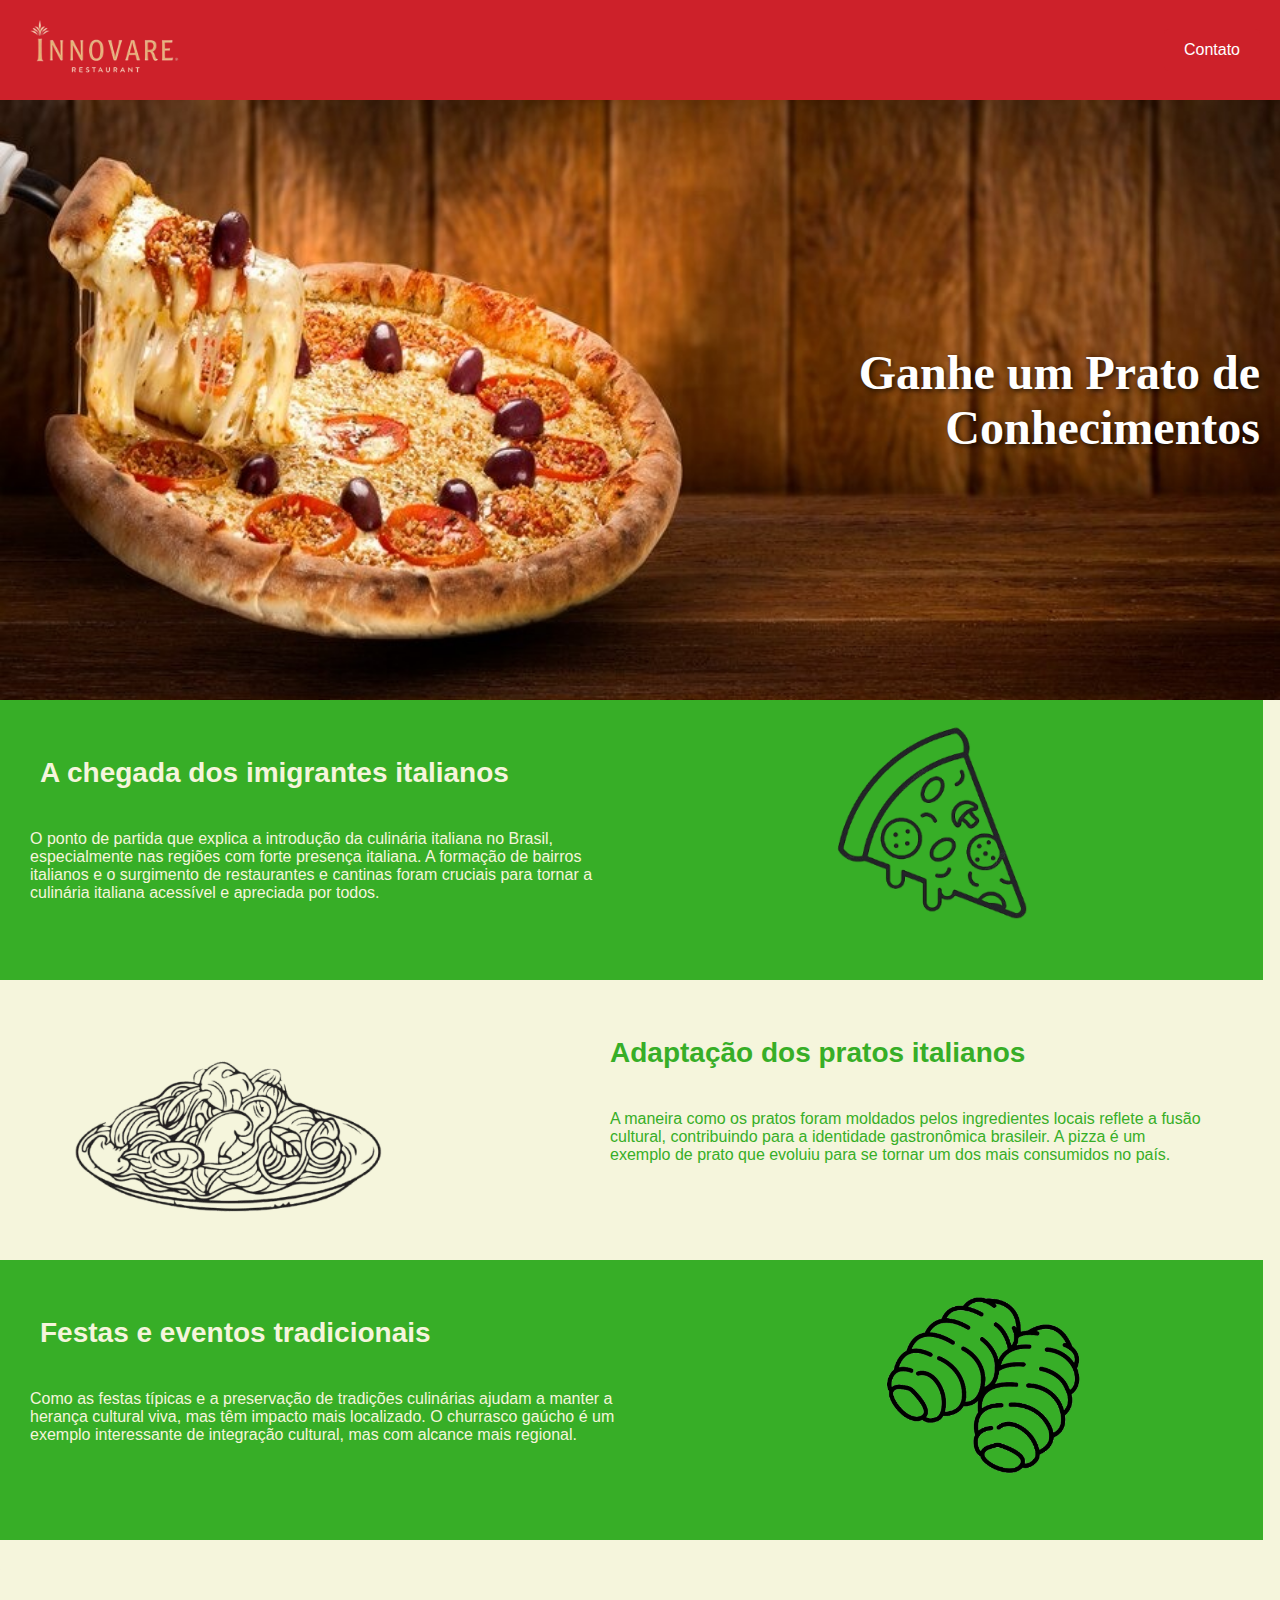
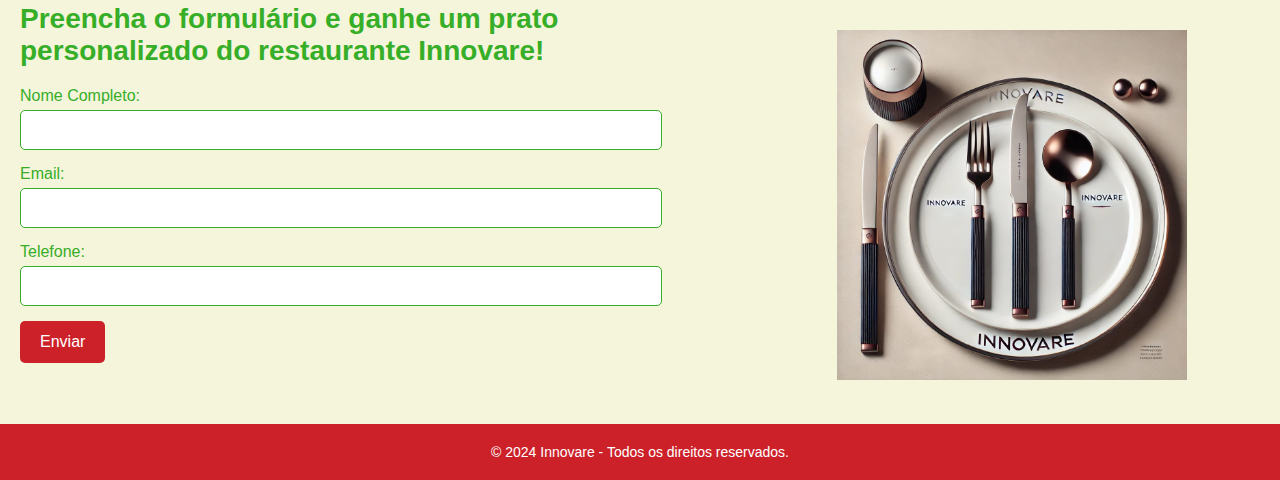
<file: gustavo trabalho/index.html>
<!DOCTYPE html>
<html lang="en">
<head>
    <meta charset="UTF-8">
    <meta name="viewport" content="width=device-width, initial-scale=1.0">
    <title>Innovare</title>
    <link rel="stylesheet" href="style.css">
</head>
<body>

    <nav class="navbar">
        <div class="logo">
            <img src="logo.jpg" alt="Logo" />
        </div>
        <button hrf= class="contact-btn">Contato</button>
    </nav>

    <!-- Caixa com fundo de pizza e título -->
    <div class="caixa" id="home">
        <h1 id="titu1">Ganhe um Prato de <br> Conhecimentos</h1>
    </div>
    
    <div class="caixinha">
        <h2 class="titu2">A chegada dos imigrantes italianos</h2>
        <br>
        <p>O ponto de partida que explica a introdução da culinária italiana no Brasil, especialmente nas regiões com forte presença italiana. A formação de bairros italianos e o surgimento de restaurantes e cantinas foram cruciais para tornar a culinária italiana acessível e apreciada por todos.</p>
    
        <img src="pizza elemento.png" class="foto1">
    </div>

    <div class="caixinha2">
        <h2 class="titu3">Adaptação dos pratos italianos</h2>
        <br>
        <p class="p2">A maneira como os pratos foram moldados pelos ingredientes locais reflete a fusão cultural, contribuindo para a identidade gastronômica brasileir. A pizza é um exemplo de prato que evoluiu para se tornar um dos mais consumidos no país.</p>

        <img src="macarrao.png" class="foto2">
    </div>

    <div class="caixinha3">
        <h2 class="titu4">Festas e eventos tradicionais</h2>
        <br>
        <p>Como as festas típicas e a preservação de tradições culinárias ajudam a manter a herança cultural viva, mas têm impacto mais localizado. O churrasco gaúcho é um exemplo interessante de integração cultural, mas com alcance mais regional.</p>
    
        <img src="nhoque.png" class="foto3">
    </div>

<!-- Formulário de Contato -->
<div class="form-section">
    <div class="form-left">
        <!-- Formulário à esquerda -->
        <h2 class="form-title">Preencha o formulário e ganhe um prato personalizado do restaurante Innovare!</h2>
        <form action="#">
            <div class="form-group">
                <label for="name">Nome Completo:</label>
                <input type="text" id="name" name="name" required>
            </div>
            <div class="form-group">
                <label for="email">Email:</label>
                <input type="email" id="email" name="email" required>
            </div>
            <div class="form-group">
                <label for="phone">Telefone:</label>
                <input type="tel" id="phone" name="phone" required>
            </div>
            <button type="submit">Enviar</button>
        </form>
    </div>

    <div class="form-right">
        <img src="prato.jpg" class="form-photo"> <!-- Foto abaixo do título -->
    </div>
</div>

<!-- Rodapé -->
<footer class="footer">
    <div class="footer-content">
        <center><p>&copy; 2024 Innovare - Todos os direitos reservados.</p></center>
    </div>
</footer>

<script src="java.js"></script>


    
</body>
</html>
</file>
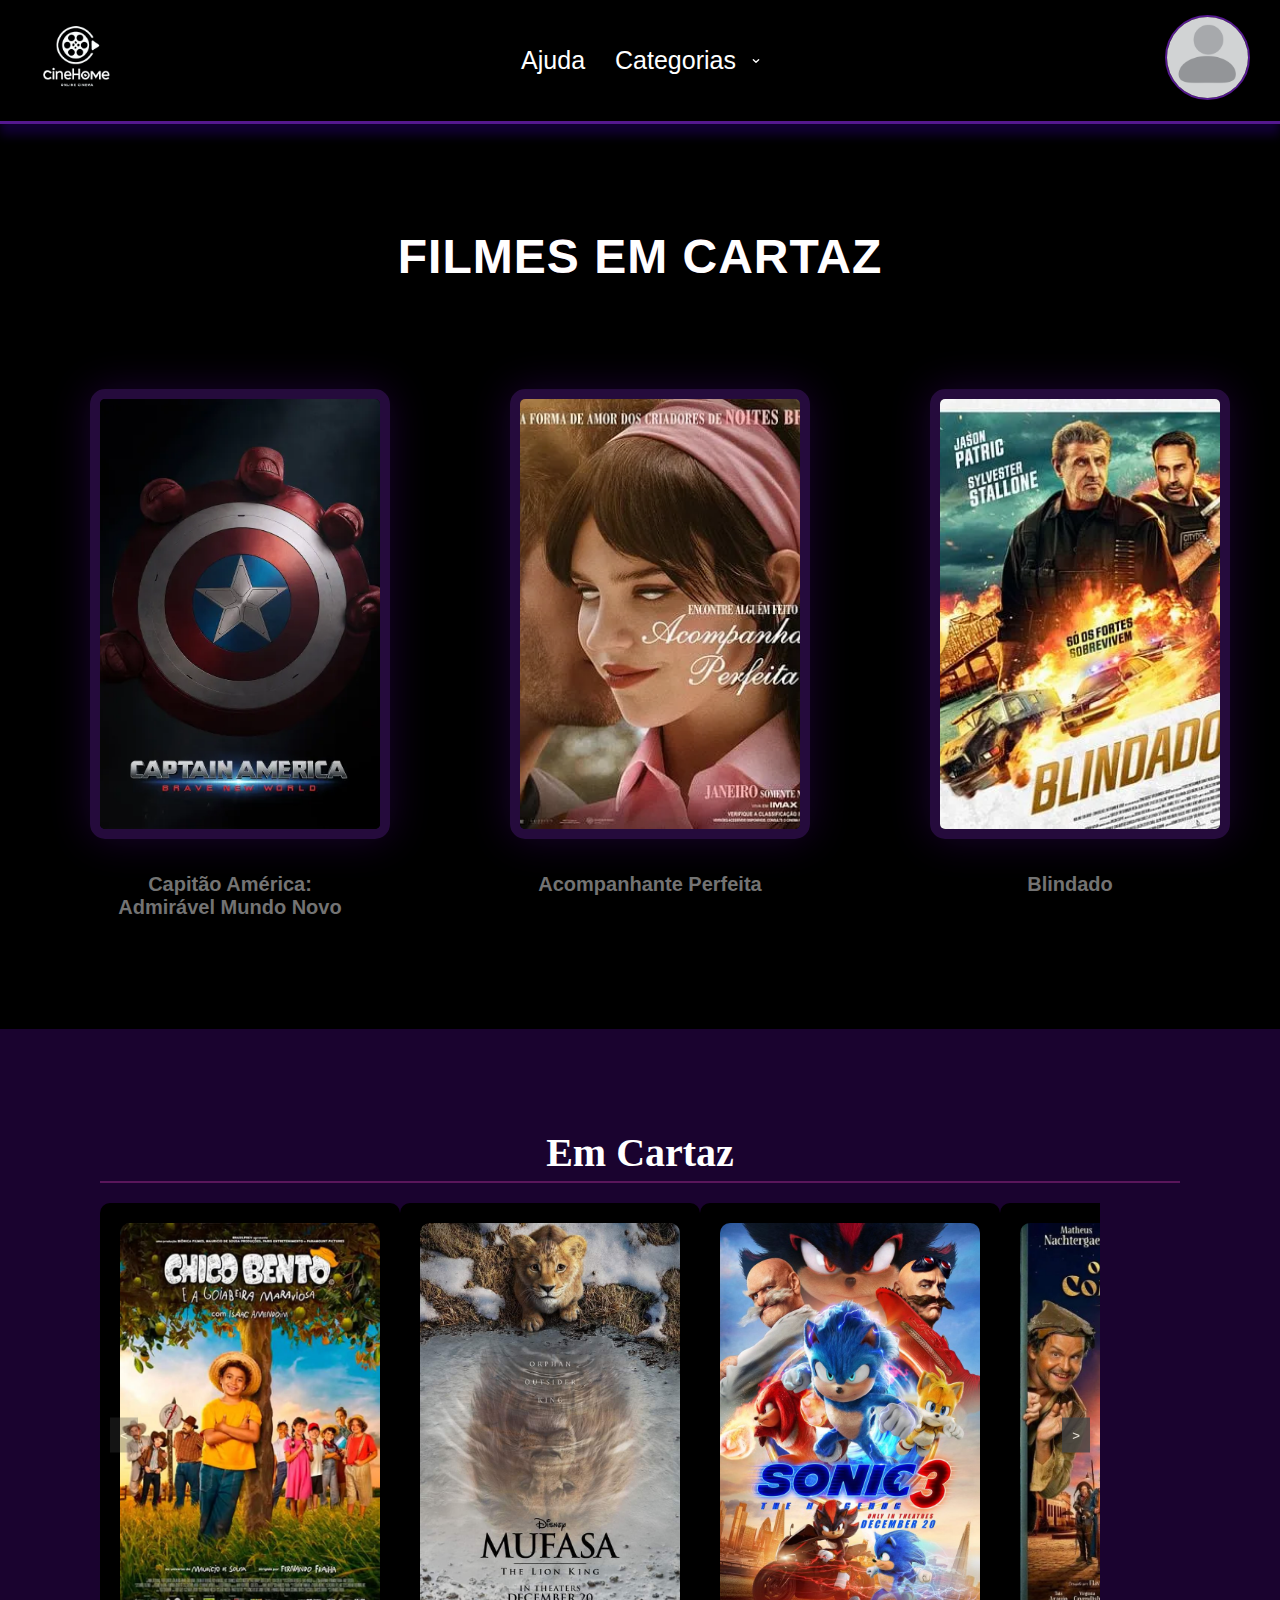
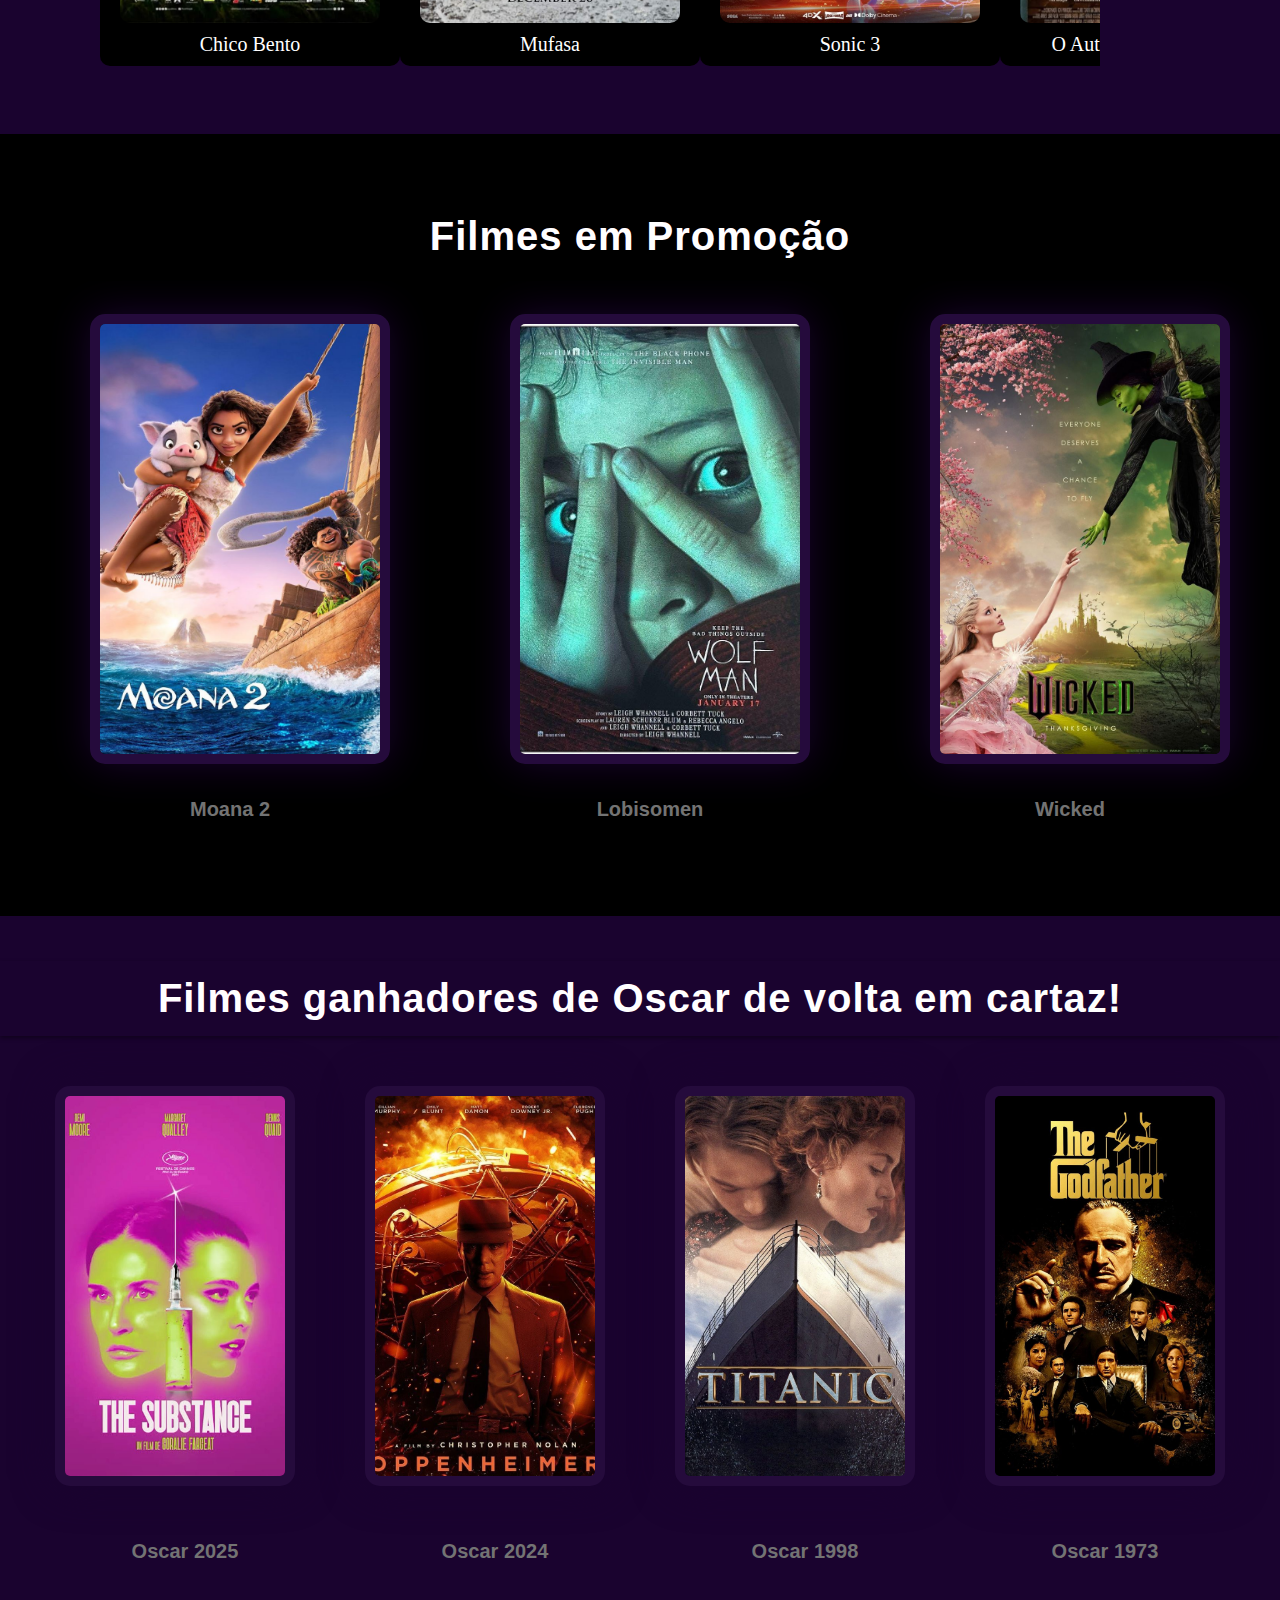
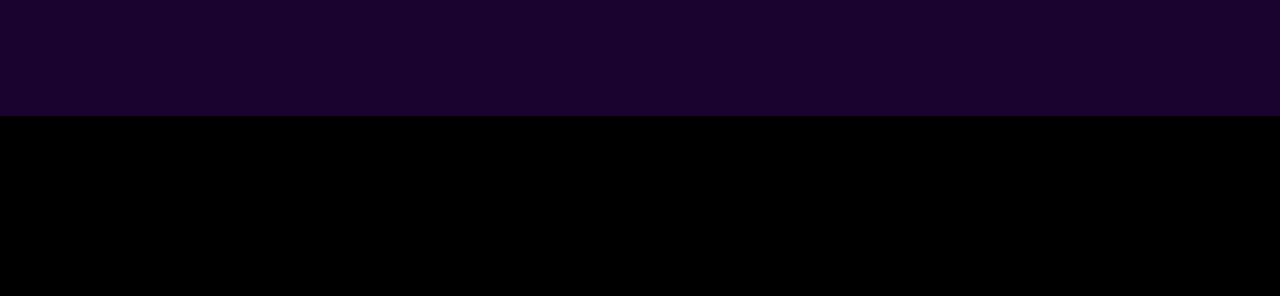
<file: gustavo trabalho02/index.html>
<!DOCTYPE html>
<html lang="pt-br">
<head>
    <meta charset="UTF-8">
    <meta name="viewport" content="width=device-width, initial-scale=1.0">
    <title>Header Preto e Roxo</title>
    <link rel="stylesheet" href="style.css">
    <script defer src="sla.js"></script>
</head>
<body>

    <header>
        <nav>
            <img id="logo" src="logo.webp" alt="Logo">
            
            <div class="menu-links">
                <a href="#">Ajuda</a>

                <div class="dropdown">
                    <p onclick="mostrarConteudo()">
                        Categorias
                        <svg id="seta" class="seta" width="16" height="16" viewBox="0 0 24 24" fill="none" xmlns="http://www.w3.org/2000/svg">
                            <path d="M8 10L12 14L16 10" stroke="white" stroke-width="2" stroke-linecap="round" stroke-linejoin="round"/>
                        </svg>
                    </p>
                    <div class="conteudo" id="conteudo">
                        <p>Ação</p>  
                        <p>Aventura</p>
                        <p>Comédia</p>
                        <p>Terror</p>
                        <p>Suspense</p>
                        <p>Anime</p>
                    </div>
                </div>
            </div>

            <a href="login.html"><img id="perfil" src="login.png" alt="Perfil"></a>
        </nav>
    </header>

    <div class="caixa1">
        <div class="linha"></div>

        <center><h1 class="filmes" >Filmes em Cartaz</h1></center>

        <div class="container">
            <div class="quadrado">
                <img src="cartaz1.webp" alt="Imagem 1">
                <h3 class="titu1">Capitão América: Admirável 
                  Mundo Novo</h3>
            </div> <!-- Quadrado 1 -->
            <div class="quadrado">
                <img src="cartaz2.webp" alt="Imagem 2">
                <h3 class="titu2">Acompanhante Perfeita</h3>
            </div> <!-- Quadrado 2 -->
            <div class="quadrado">
                <img src="cartaz3.webp" alt="Imagem 3">
                <h3 class="titu3">Blindado</h3>
            </div> <!-- Quadrado 3 -->
        </div>
        
        <div class="container2">
         <center><h2>Em Cartaz</h2></center>
         <div class="carousel">
           <button class="prev">&lt;</button>
           <div class="carousel-container">
             <div class="carousel-track">
               <div class="movie-card">
                 <img src="chico bento.jpg" alt="Chico Bento">
                 <p>Chico Bento</p>
               </div>
               <div class="movie-card">
                 <img src="mufasa.jpg" alt="Mufasa">
                 <p>Mufasa</p>
               </div>
               <div class="movie-card">
                 <img src="sonic.jpg" alt="Sonic 3">
                 <p>Sonic 3</p>
               </div>
               <div class="movie-card">
                 <img src="o auto da compadecida.jpg" alt="O Rei da Comédia">
                 <p>O Auto da Compadecida</p>
               </div>
               <div class="movie-card">
                <img src="ainda estou aqui.jpg" alt="Ainda Estou Aqui">
                <p>Ainda Estou Aqui</p>
              </div>
              <div class="movie-card">
                <img src="emilia.jpg" alt="Emilia Perez">
                <p>Emilia Pérez</p>
              </div>
              <div class="movie-card">
                <img src="conclave.jpg" alt="Conclave">
                <p>Conclave</p>
              </div>
              <div class="movie-card">
                <img src="covil.jpg" alt="Covil de ladrões">
                <p>Covil de Ladrões 2</p>
              </div>
              <div class="movie-card">
                <img src="o homem do saco.webp" alt="O homem do saco">
                <p>O Homem do Saco</p>
              </div>
             </div>
           </div>
           <button class="next">&gt;</button>
         </div>
       </div>

       <div class="caixa1">
        <div class="linha"></div>

        <center><h1 class="filmes2" >Filmes em Promoção</h1></center>

        <div class="container3">
            <div class="quadrado2">
                <img src="moana2.jpg" alt="Moana 2">
                <h3 class="titulo1">Moana 2</h3>
            </div> <!-- Quadrado 1 -->
            <div class="quadrado2">
                <img src="Lobisomen.jpg" alt="Lobisomen">
                <h3 class="titulo2">Lobisomen</h3>
            </div> <!-- Quadrado 2 -->
            <div class="quadrado2">
                <img src="Wicked.jpg" alt="Wicked">
                <h3 class="titulo3">Wicked</h3>
            </div> <!-- Quadrado 3 -->
        </div>

        <center><h1 class="filmes3" >Filmes ganhadores de Oscar de volta em cartaz!</h1></center>

        <div class="container4">
            <div class="quadrado3">
                <img src="subs.jpg" alt="Substância">
                <h3 class="titul1">Oscar 2025</h3>
            </div> <!-- Quadrado 1 -->
            <div class="quadrado3">
                <img src="oppe.jpg" alt="Oppenheimer">
                <h3 class="titul2">Oscar 2024</h3>
            </div> <!-- Quadrado 2 -->
            <div class="quadrado3">
                <img src="titanic.jpg" alt="Titanic">
                <h3 class="titul3">Oscar 1998</h3>
            </div> <!-- Quadrado 3 -->
            <div class="quadrado3">
              <img src="chefe.jpg" alt="O Poderoso Chefão">
              <h3 class="titul4">Oscar 1973</h3>
          </div> <!-- Quadrado 4 -->
        </div>

  
</body>
</html>
</file>
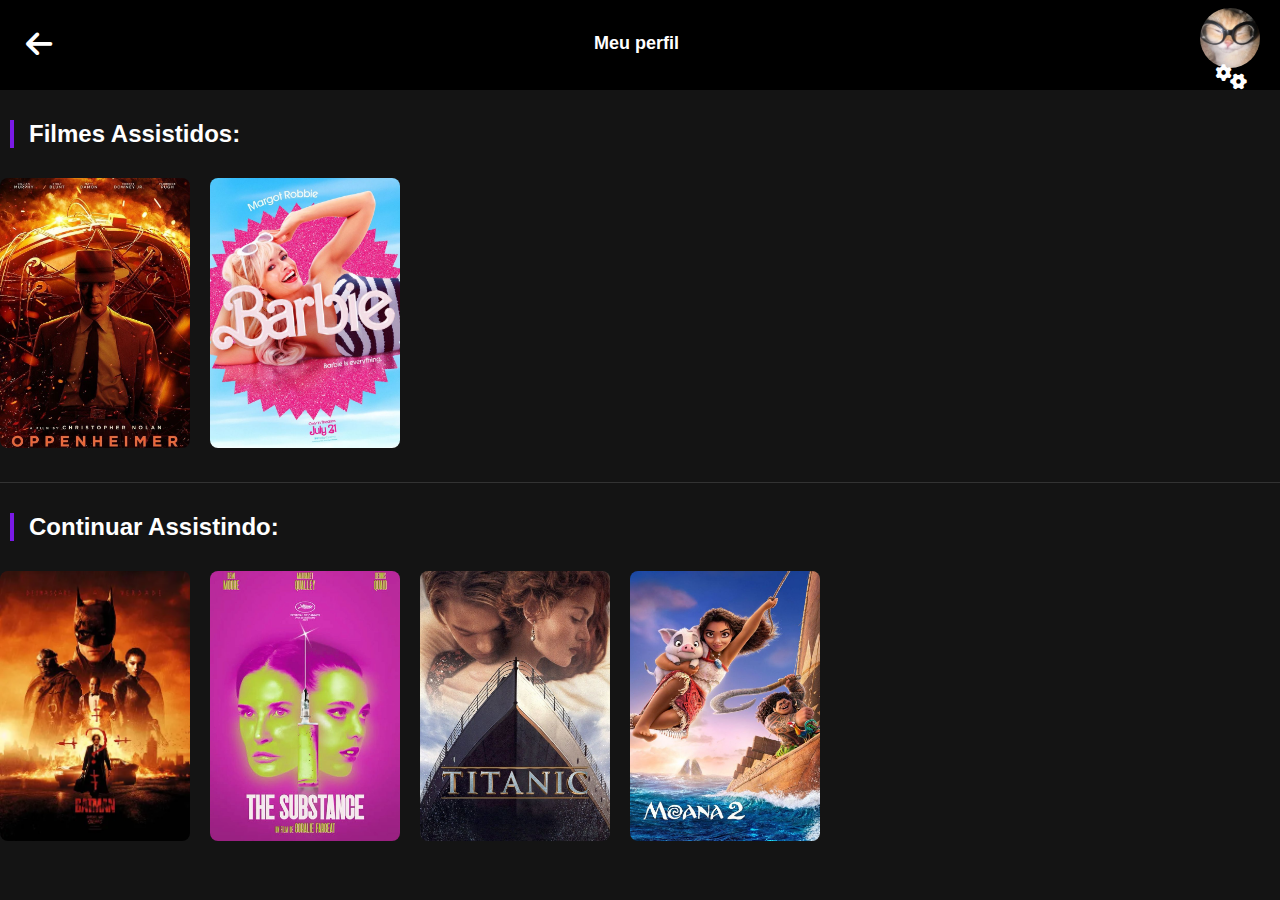
<file: Perfil/index.html>
<!DOCTYPE html>
<html lang="pt-br">
<head>
    <meta charset="UTF-8">
    <meta name="viewport" content="width=device-width, initial-scale=1.0">
    <title>Página de Filmes</title>
    <link rel="stylesheet" href="style.css">
    <link rel="stylesheet" href="https://cdnjs.cloudflare.com/ajax/libs/font-awesome/6.0.0-beta3/css/all.min.css"> <!-- Link Font Awesome -->
</head>
<body>
    
    <nav class="navbar">
        <div class="left">
            <button class="back-button" onclick="goBack()">
                <i class="fas fa-arrow-left"></i> <!-- Ícone da seta -->
            </button>
        </div>

        <!-- Texto centralizado "Meu perfil" -->
        <div class="center">
            <span>Meu perfil</span>
        </div>

        <div class="right">
            <div class="profile-container">
                <img src="perf.webp" alt="Foto de Perfil" class="profile-pic">
                <div class="dropdown">
                    <button class="dropdown-button"><i class="fas fa-cogs"></i></button> <!-- Ícone de configurações -->
                    <div class="dropdown-content">
                        <button class="settings-button"><i class="fas fa-cogs"></i> Configurações</button>
                        <button class="personal-data-button"><i class="fas fa-user"></i> Dados pessoais</button>
                    </div>
                </div>
            </div>
        </div>
    </nav>

    <main>
        <section class="filmes-assistidos">
            <h2 class="titu1">Filmes Assistidos:</h2>
            <div class="filmes">
                <div class="filmes2">
                    <div class="filme">
                        <img src="oppe.jpg" alt="Oppenheimer">
                    </div>
                    <div class="filme">
                        <img src="barbie.jpg" alt="Barbie">
                    </div>
                </div>
            </div>
        </section>
        
        <div class="divider"></div>

        <section class="continuar-assistindo">
            <h2 class="titu2">Continuar Assistindo:</h2>
            <div class="filmes">
                <div class="filme">
                    <img src="batman.webp" alt="Batman">
                </div>
                <div class="filme">
                    <img src="subs.jpg" alt="The Substance">
                </div>
                <div class="filme">
                    <img src="titanic.jpg" alt="Titanic">
                </div>
                <div class="filme">
                    <img src="moana2.jpg" alt="Moana 2">
                </div>
            </div>
        </section>
    </main>

    <script>
        // Função para voltar para a página anterior
        function goBack() {
          window.history.back();
        }
    </script>

</body>
</html>
</file>
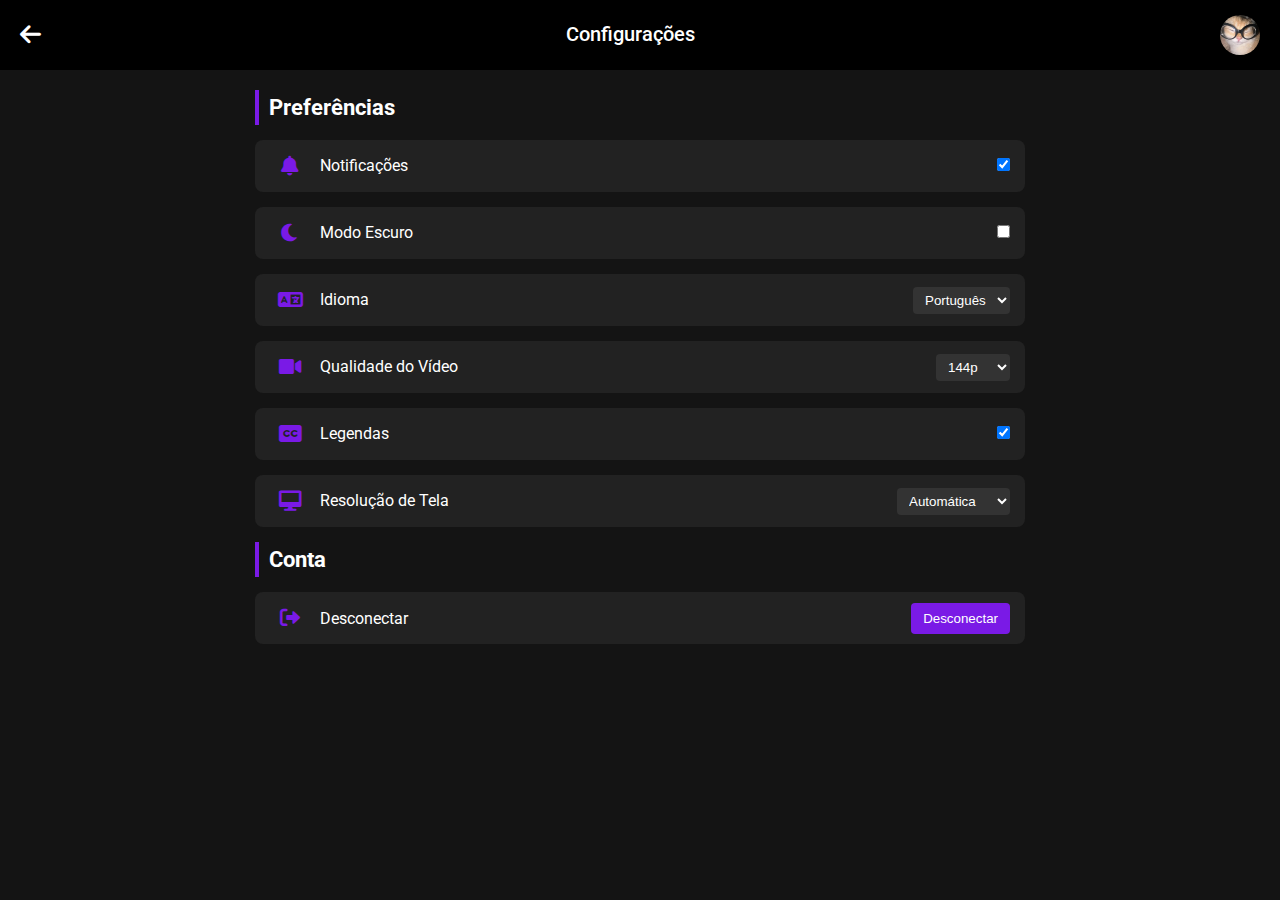
<file: Configurações/configurações.html>
<!DOCTYPE html>
<html lang="pt-br">
<head>
  <meta charset="UTF-8">
  <meta name="viewport" content="width=device-width, initial-scale=1">
  <title>Configurações</title>
  <link rel="stylesheet" href="style.css">
  <!-- Ícones Font Awesome -->
  <link rel="stylesheet" href="https://cdnjs.cloudflare.com/ajax/libs/font-awesome/6.0.0-beta3/css/all.min.css">
  <!-- Fonte Google (Roboto) -->
  <link href="https://fonts.googleapis.com/css2?family=Roboto:wght@400;500;700&display=swap" rel="stylesheet">
</head>
<body>
  <header>
    <nav class="navbar">
      <div class="nav-left">
        <button class="back-button" onclick="window.history.back();">
          <i class="fas fa-arrow-left"></i>
        </button>
      </div>
      <div class="nav-center">
        <h1>Configurações</h1>
      </div>
      <div class="nav-right">
        <img src="perf.webp" alt="Foto de Perfil" class="profile-pic">
      </div>
    </nav>
  </header>

  <main>
    <section class="settings-section">
      <h2>Preferências</h2>

      <div class="setting-item">
        <div class="setting-icon">
          <i class="fas fa-bell"></i>
        </div>
        <div class="setting-label">Notificações</div>
        <div class="setting-control">
          <input type="checkbox" checked>
        </div>
      </div>

      <div class="setting-item">
        <div class="setting-icon">
          <i class="fas fa-moon"></i>
        </div>
        <div class="setting-label">Modo Escuro</div>
        <div class="setting-control">
          <input type="checkbox">
        </div>
      </div>

      <div class="setting-item">
        <div class="setting-icon">
          <i class="fas fa-language"></i>
        </div>
        <div class="setting-label">Idioma</div>
        <div class="setting-control">
          <select>
            <option>Português</option>
            <option>Inglês</option>
            <option>Espanhol</option>
          </select>
        </div>
      </div>

      <div class="setting-item">
        <div class="setting-icon">
          <i class="fas fa-video"></i>
        </div>
        <div class="setting-label">Qualidade do Vídeo</div>
        <div class="setting-control">
          <select>
            <option>144p</option>
            <option>360p</option>
            <option>720p</option>
            <option>1080p</option>
            <option>4K</option>
          </select>
        </div>
      </div>

      <div class="setting-item">
        <div class="setting-icon">
          <i class="fas fa-closed-captioning"></i>
        </div>
        <div class="setting-label">Legendas</div>
        <div class="setting-control">
          <input type="checkbox" checked>
        </div>
      </div>

      <div class="setting-item">
        <div class="setting-icon">
          <i class="fas fa-desktop"></i>
        </div>
        <div class="setting-label">Resolução de Tela</div>
        <div class="setting-control">
          <select>
            <option>Automática</option>
            <option>Full Screen</option>
            <option>Modo Janela</option>
          </select>
        </div>
      </div>
    </section>

    <section class="account-section">
      <h2>Conta</h2>
      <div class="setting-item">
        <div class="setting-icon">
          <i class="fas fa-sign-out-alt"></i>
        </div>
        <div class="setting-label">Desconectar</div>
        <div class="setting-control">
          <button class="disconnect-button">Desconectar</button>
        </div>
      </div>
    </section>
  </main>
</body>
</html>
</file>
<file: gustavo trabalho/style.css>
body {
    margin: 0;
    font-family: Arial, sans-serif;
    background-color:#F5F5DC
}

.navbar {
    display: flex;
    justify-content: space-between;
    align-items: center;
    background-color: #CD212A; /* Cor vermelha da bandeira da Itália */
    padding: 10px 20px;
    height: 80px;
}

.logo img {
    height: 70px; /* Ajuste a altura da logo conforme necessário */
    width: auto;
}

.contact-btn {
    background-color: white;
    color: #CD212A; /* Cor vermelha da bandeira da Itália */
    border: none;
    padding: 10px 20px;
    font-size: 16px;
    font-weight: bold;
    cursor: pointer;
    border-radius: 5px;
}

.contact-btn:hover {
    background-color: #9A1B24; /* Cor vermelha mais escura para o efeito hover */
    color: rgb(255, 255, 255);
}

a {
    font-size: 26px;
}

/* Caixa com a imagem de fundo */
.caixa {
    background-image: url('pizza.jpg'); /* Caminho da imagem de fundo */
    background-repeat: no-repeat;
    background-size: cover;
    background-position: center;
    height: 600px;
    display: flex;
    justify-content: flex-end; /* Alinha o conteúdo à direita */
    align-items: center;
    padding-right: 20px; /* Distância da borda direita */
}

/* Título no lado direito da imagem */
#titu1 {
    font-family: 'Playfair Display', serif;
    font-size: 48px;
    color: white;
    font-weight: 700;
    text-shadow: 2px 2px 5px rgba(0, 0, 0, 0.7); /* Sombrinha para destacar */
    margin: 0;
    text-align: right; /* Alinha o título à direita */
    margin-left: 800px;
}

.caixinha {
    background-color: #37ae27;
    width: 1243px;
    height: 260px;
    padding: 10px;
    position: relative;
    font-family: Arial, Helvetica, sans-serif;
    color: #F5F5DC;
    word-wrap: break-word;
    overflow: hidden; /* Impede a rolagem da caixa */
}

p {
    width: 600px;
    margin-left: 20px;
}

/* Estilo para o título */
.titu2 {
    font-size: 28px;
    position: relative;
    margin-left: 30px;
    line-height: 1.4;
    color: #F5F5DC;
    top: 20px;
}

/* Estilo para a imagem */
.foto1 {
    position: absolute;
    top: -25px;
    right: 180px;
    width: 300px;
    height: 300px;
}

.titu3{

    font-size: 28px;
    position: relative;
    margin-left: 600px;
    line-height: 1.4;
    color: #37ae27;
    top: 20px;

}

.caixinha2 {
    background-color: #F5F5DC;
    width: 1243px;
    height: 260px;
    padding: 10px;
    position: relative;
    font-family: Arial, Helvetica, sans-serif;
    color: #37ae27;
    word-wrap: break-word;
}

.p2{
    position: relative;
    margin-left: 600px;
}

.foto2{
    position: absolute;
    top: -15px;
}

.titu4{
    font-size: 28px;
    position: relative;
    margin-left: 30px;
    line-height: 1.4;
    color: #F5F5DC;
    top: 20px;
}

.caixinha3{
background-color: #37ae27;
width: 1243px;
height: 260px;
padding: 10px;
position: relative;
font-family: Arial, Helvetica, sans-serif;
color: #F5F5DC;
word-wrap: break-word;
}

.foto3{
    position: absolute;
    top: 25px;
    right: 180px;
    width: 200px;
    height: 200px;
}

/* Formulário de Contato */
.form-section {
    background-color: #F5F5DC;
    display: flex;
    justify-content: space-between; /* Espaça as duas colunas (formulário e foto) */
    align-items: flex-start;
    max-width: 100%; /* Evita que a largura ultrapasse o limite da tela */
    margin: 20px auto;
    padding: 20px;
    box-sizing: border-box;
    border-radius: 10px;
}

/* Estilo do lado esquerdo (formulário) */
.form-left {
    width: 50%; /* 50% da largura para o formulário */
    padding-right: 20px;
}

/* Estilo do lado direito (foto) */
.form-right {
    width: 40%; /* 40% da largura para a foto */
    padding-left: 20px;
    text-align: center; /* Alinha a foto ao centro dentro da coluna */
}

/* Título dentro da seção de formulário */
.form-title {
    font-size: 28px;
    color: #37ae27;
    font-weight: bold;
    margin-bottom: 20px;
    text-align: left; /* Alinha o título à esquerda */
}

/* Foto do lado direito, abaixo do título */
.form-photo {
    width: 100%;
    max-width: 350px;
    height: auto;
    margin-top: 50px; /* Espaço entre o título e a foto */
}

/* Formulário em si */
.form-container {
    width: 100%;
}

.form-group {
    margin-bottom: 15px;
}

label {
    font-size: 16px;
    color: #37ae27;
}

input {
    width: 100%;
    padding: 10px;
    font-size: 16px;
    margin-top: 5px;
    border: 1px solid #37ae27;
    border-radius: 5px;
}

button {
    background-color: #CD212A;
    color: white;
    border: none;
    padding: 12px 20px;
    font-size: 16px;
    cursor: pointer;
    border-radius: 5px;
}

button:hover {
    background-color: #9A1B24;
}

/* Rodapé */
.footer {
    background-color: #CD212A; /* Mesma cor da navbar */
    color: white; /* Cor do texto */
    text-align: center; /* Alinha o texto ao centro */
    padding: 20px 0; /* Distância interna (padding) */
    position: relative;
    bottom: 0;
    width: 100%;
}

.footer-content p {
    font-size: 14px; /* Tamanho da fonte */
    margin: 0; /* Remove margens padrão */
}
</file>
<file: gustavo trabalho02/style.css>
header {
    background-color: #000000; 
    padding: 15px 30px;
    box-shadow: 0px 14px 10px rgba(85, 0, 255, 0.2);
}

nav {
    display: flex;
    align-items: center;
    justify-content: space-between;
}

#logo {
    height: 90px;
}

.menu-links {
    display: flex;
    align-items: center;
    gap: 30px;
}

body{
    background-color: black;
}

nav a, nav p {
    cursor: pointer;
    font-size: 25px;
    text-decoration: none;
    color: #ffffff;
    
    transition: color 0.3s ease;
    font-family: 'Trebuchet MS', 'Lucida Sans Unicode', 'Lucida Grande', 'Lucida Sans', Arial, sans-serif;
}

nav a:hover, nav p:hover {
    color: rgb(85, 24, 143);
}


.dropdown {
    position: relative;
    display: flex;
    align-items: center;
}


.seta {
    transition: transform 0.3s ease;
    margin-left: 5px;
}


.conteudo {
    display: none;
    position: absolute;
    background-color: #1e1e1e;
    padding: 10px;
    border-radius: 8px;
    box-shadow: 0px 4px 8px rgba(0, 0, 0, 0.3);
    top: 35px;
    left: 0;
    min-width: 150px;
    text-align: left;
    z-index: 10000;
}


.conteudo p {
    margin: 5px 0;
    padding: 8px;
    cursor: pointer;
    color: white;
    transition: background 0.3s ease;
}

.conteudo p:hover {
    background-color: rgb(85, 24, 143);
    border-radius: 5px;
}


.conteudo.active {
    display: block;
}


.seta-ativa {
    transform: rotate(180deg);
}


#perfil {
    height: 85px;
    border-radius: 50%;
    border: 2px solid #55188f;
}

* {
    margin: 0;
    padding: 0;
    box-sizing: border-box;
}

.linha{
    background-color: #55188f;
    height: 3px;
}

.filmes{
    color: rgb(255, 255, 255);
    top: 90px;
    position: relative;
}

.container {
    display: flex; 
    justify-content: center; 
    gap: 160px; 
    position: relative;
    top: 180px;
}


.quadrado {
    width: 260px;
    text-align: center;
    transition: transform 0.3s ease;
    box-shadow: #6A0DAD;
}


.quadrado img {
    width: 300px; 
    height: 450px;
    object-fit: cover; 
    border: 10px solid hsl(271, 68%, 14%); 
    border-radius: 15px;
    box-shadow:0px 0px 40px #1a032f;
    transition: transform 0.3s ease;
}


.quadrado:hover img {
    transform: scale(1.1);
}

.quadrado h3 {
    margin-top: 30px;
    font-size: 20px; 
    color: rgb(115, 115, 115); 
    font-family: 'Trebuchet MS', 'Lucida Sans Unicode', 'Lucida Grande', 'Lucida Sans', Arial, sans-serif;
    transition: transform 0.3s ease; 
}


.quadrado:hover h3 {
    transform: scale(1.1);
    color: #6A0DAD; 
}

.filmes {
    font-size: 3rem; /* Tamanho do texto */
    font-family: 'Arial', sans-serif; /* Tipo de fonte */
    color: white; /* Cor do texto */
    text-align: center; /* Centraliza o texto */
    background: linear-gradient(135deg, #800080, #000000); /* Gradiente roxo e preto */
    -webkit-background-clip: text; /* Faz o gradiente aparecer no texto */
    background-clip: text;
    padding: 15px; /* Espaçamento ao redor do texto */
    text-transform: uppercase; /* Deixa as letras maiúsculas */
    font-weight: bold; /* Deixa o texto em negrito */
    letter-spacing: 1px; /* Aumenta o espaçamento entre as letras */
    box-shadow: 0 2px 4px rgba(0, 0, 0, 0.4); /* Sombra suave ao redor do texto */
    position: relative; /* Necessário para a linha aparecer embaixo do título */
    transition: all 0.3s ease-in-out; /* Transição suave para efeitos ao passar o mouse */
}

.filmes:hover {
    text-shadow: 1px 1px 4px rgba(0, 0, 0, 0.6); /* Sombra suave ao passar o mouse */
    transform: translateY(-2px); /* Leve movimento ao passar o mouse */
}

/* Linha centralizada */
.filmes::after {
    content: ''; /* Não precisa de texto, apenas a linha */
    position: absolute;
    bottom: 0;
    left: 25%; /* Centraliza a linha */
    transform: translateX(-50%); /* Ajusta o posicionamento para que fique bem no centro */
    width: 50%; /* A linha será 50% da largura do título */
    height: 3px; /* Espessura da linha */
    background-color: #260842; /* Cor roxa da linha */
    transform: scaleX(0); /* A linha começa invisível */
    transform-origin: center center; /* A linha vai crescer a partir do centro */
    transition: transform 0.3s ease; /* Transição suave */
}

.filmes:hover::after {
    transform: scaleX(1); /* A linha se estende quando o mouse passa */
}

.titu1{
    position: relative;
    margin-left: 20px;
}

.titu2{
    position: relative;
    margin-left: 20px;
}

.titu3{
    position: relative;
    margin-left: 20px;
}

* {
    margin: 0;
    padding: 0;
    box-sizing: border-box;
}

body, html {
    height: 100%;
}

.container2 {
    padding: 100px;
    background-color: #1a032f;
    position: relative;
    top: 290px;
  }
  
  h2 {
    border-bottom: 2px solid #5a165b;
    padding-bottom: 5px;
    margin-bottom: 20px;
    color: #ffffff;
    font-size: 40px;
  }
  
  .carousel {
    position: relative;
    width: 1000px; /* Garantir que ocupe toda a largura do contêiner */
  }
  
  .carousel-container {
    display: flex;
    overflow: hidden;
  }
  
  .carousel-track {
    display: flex;
    gap: 0;
    transition: transform 0.5s ease-in-out; /* Transição suave de 0.5 segundos */
  }
  
  .movie-card {
    background-color: #000000;
    border-radius: 10px;
    padding: 10px;
    text-align: center;
    width: 300px;
    flex-shrink: 0;
  }
  
  .movie-card p {
    font-size: 20px;
    color: #ffffff;
  }
  
  .movie-card img {
    display: block;
    width: calc(100% - 20px);
    height: 400px; /* Garantindo uma altura fixa */
    border-radius: 10px;
    margin: 10px;
    object-fit: cover; /* Isso mantém o preenchimento da imagem, sem distorção */
  }
  
  .carousel button {
    position: absolute;
    top: 50%;
    transform: translateY(-50%);
    background-color: #444;
    color: white;
    border: none;
    padding: 10px;
    cursor: pointer;
    z-index: 10;
    opacity: 0.8;
  }
  
  .carousel button:hover {
    background-color: #555;
  }
  
  .prev {
    left: 10px;
  }
  
  .next {
    right: 10px;
  }
  
  .prev.disabled, .next.disabled {
    opacity: 0.3; /* Torna as setas menos visíveis quando desabilitadas */
    cursor: not-allowed; /* Impede o clique */
  }
  
  button[disabled] {
    pointer-events: none; /* Impede qualquer interação com o botão */
  }

  .container3 {
    display: flex; 
    justify-content: center; 
    gap: 160px; 
    position: relative;
    top: 180px;
    background-color: #000000;
}

.filmes2 {
    position: relative;
    top: 320px;
    font-size: 40px; /* Tamanho do texto */
    font-family: 'Arial', sans-serif; /* Tipo de fonte */
    color: white; /* Cor do texto */
    text-align: center; /* Centraliza o texto */
    background: linear-gradient(135deg, #800080, #000000); /* Gradiente roxo e preto */
    -webkit-background-clip: text; /* Faz o gradiente aparecer no texto */
    background-clip: text;
    padding: 15px; /* Espaçamento ao redor do texto */
    font-weight: bold; /* Deixa o texto em negrito */
    letter-spacing: 1px; /* Aumenta o espaçamento entre as letras */
    box-shadow: 0 2px 4px rgba(0, 0, 0, 0.4); /* Sombra suave ao redor do texto */
    position: relative; /* Necessário para a linha aparecer embaixo do título */
    transition: all 0.3s ease-in-out; /* Transição suave para efeitos ao passar o mouse */
    z-index: 10; /* Garante que o texto ficará acima de outras divs */
}

.filmes2:hover {
    text-shadow: 1px 1px 4px rgba(0, 0, 0, 0.6); /* Sombra suave ao passar o mouse */
    transform: translateY(-2px); /* Leve movimento ao passar o mouse */
}

/* Linha centralizada */
.filmes2::after {
    content: ''; /* Não precisa de texto, apenas a linha */
    position: absolute;
    bottom: 0;
    left: 25%; /* Centraliza a linha */
    transform: translateX(-50%); /* Ajusta o posicionamento para que fique bem no centro */
    width: 50%; /* A linha será 50% da largura do título */
    height: 3px; /* Espessura da linha */
    background-color: #260842; /* Cor roxa da linha */
    transform: scaleX(0); /* A linha começa invisível */
    transform-origin: center center; /* A linha vai crescer a partir do centro */
    transition: transform 0.3s ease; /* Transição suave */
}

.filmes2:hover::after {
    transform: scaleX(1); /* A linha se estende quando o mouse passa */
}

.quadrado2 {
    width: 260px;
    text-align: center;
    transition: transform 0.3s ease;
    box-shadow: #6A0DAD;
    position: relative;
    top: 180px;
}


.quadrado2 img {
    width: 300px; 
    height: 450px;
    object-fit: cover; 
    border: 10px solid hsl(271, 68%, 14%); 
    border-radius: 15px;
    box-shadow:0px 0px 40px #1a032f;
    transition: transform 0.3s ease;
}


.quadrado2:hover img {
    transform: scale(1.1);
}

.quadrado2 h3 {
    margin-top: 30px;
    font-size: 20px; 
    color: rgb(115, 115, 115); 
    font-family: 'Trebuchet MS', 'Lucida Sans Unicode', 'Lucida Grande', 'Lucida Sans', Arial, sans-serif;
    transition: transform 0.3s ease; 
}


.quadrado2:hover h3 {
    transform: scale(1.1);
    color: #6A0DAD; 
}

.titulo1{
    position: relative;
    margin-left: 20px;
}

.titulo2{
    position: relative;
    margin-left: 20px;
}

.titulo3{
    position: relative;
    margin-left: 20px;
}

.container4 {
    display: flex; 
    justify-content: center; 
    gap: 50px; 
    position: relative;
    top: 380px;
    background-color: #1a032f;
    height: 800px;
}

.filmes3 {
    position: relative;
    top: 500px;
    font-size: 40px; /* Tamanho do texto */
    font-family: 'Arial', sans-serif; /* Tipo de fonte */
    color: white; /* Cor do texto */
    text-align: center; /* Centraliza o texto */
    background: linear-gradient(135deg, #800080, #000000); /* Gradiente roxo e preto */
    -webkit-background-clip: text; /* Faz o gradiente aparecer no texto */
    background-clip: text;
    padding: 15px; /* Espaçamento ao redor do texto */
    font-weight: bold; /* Deixa o texto em negrito */
    letter-spacing: 1px; /* Aumenta o espaçamento entre as letras */
    box-shadow: 0 2px 4px rgba(0, 0, 0, 0.4); /* Sombra suave ao redor do texto */
    position: relative; /* Necessário para a linha aparecer embaixo do título */
    transition: all 0.3s ease-in-out; /* Transição suave para efeitos ao passar o mouse */
    z-index: 10; /* Garante que o texto ficará acima de outras divs */
}

.filmes3:hover {
    text-shadow: 1px 1px 4px rgba(0, 0, 0, 0.6); /* Sombra suave ao passar o mouse */
    transform: translateY(-2px); /* Leve movimento ao passar o mouse */
}

/* Linha centralizada */
.filmes3::after {
    content: ''; /* Não precisa de texto, apenas a linha */
    position: absolute;
    bottom: 0;
    left: 25%; /* Centraliza a linha */
    transform: translateX(-50%); /* Ajusta o posicionamento para que fique bem no centro */
    width: 50%; /* A linha será 50% da largura do título */
    height: 3px; /* Espessura da linha */
    background-color: #260842; /* Cor roxa da linha */
    transform: scaleX(0); /* A linha começa invisível */
    transform-origin: center center; /* A linha vai crescer a partir do centro */
    transition: transform 0.3s ease; /* Transição suave */
}

.filmes3:hover::after {
    transform: scaleX(1); /* A linha se estende quando o mouse passa */
}

.quadrado3 {
    width: 260px;
    text-align: center;
    transition: transform 0.3s ease;
    box-shadow: #6A0DAD;
    position: relative;
    top: 180px;
}

.quadrado3 img {
    width: 240px;
    height: 400px;
    object-fit: cover;
    border: 10px solid hsl(271, 68%, 14%);
    border-radius: 15px;
    box-shadow: 0px 0px 40px #1a032f;
    transition: transform 0.3s ease;
    transform: translateY(-10px); /* Move a imagem para cima */
}

.quadrado3:hover img {
    transform: scale(1.2); /* Aumenta o zoom da imagem */
}

.quadrado3 h3 {
    position: relative;
    top: 10px;
    margin-top: 30px;
    font-size: 20px;
    color: rgb(115, 115, 115);
    font-family: 'Trebuchet MS', 'Lucida Sans Unicode', 'Lucida Grande', 'Lucida Sans', Arial, sans-serif;
    transition: transform 0.3s ease;
}

.quadrado3:hover h3 {
    transform: scale(1.1);
    color: #6A0DAD;
}


.titul1{
    position: relative;
    margin-left: 20px;
}

.titul2{
    position: relative;
    margin-left: 20px;
}

.titul3{
    position: relative;
    margin-left: 20px;
}
</file>
<file: Perfil/style.css>
body {
    font-family: Arial, sans-serif;
    margin: 0;
    background-color: #141414;
    color: white;
    height: 100vh;
}

.navbar {
    display: flex;
    justify-content: space-between;
    align-items: center;
    background-color: #000000;
    padding: 10px 20px;
    height: 70px;
}

.left {
    display: flex;
    align-items: center;
}

.left .back-button {
    background: none;
    border: none;
    color: white;
    font-size: 30px;
    cursor: pointer;
    margin-right: 15px;
    transition: transform 0.3s ease, color 0.3s ease;
}

.left .back-button:hover {
    color: #7a1ae6; /* Cor roxa ao passar o mouse */
    transform: rotate(180deg); /* Efeito de rotação na seta */
}

.right {
    display: flex;
    align-items: center;
}

.profile-container {
    position: relative;
}

.profile-pic {
    position: relative;
    top: 10px;
    width: 60px;
    height: 60px;
    border-radius: 50%;
    object-fit: cover;
    cursor: pointer;
}

.dropdown {
    position: relative;
}

.dropdown-button {
    background: none;
    border: none;
    color: white;
    font-size: 25px;
    cursor: pointer;
    margin-left: 10px;
}

.dropdown-content {
    display: none;
    position: absolute;
    right: 0;
    background-color: #333;
    padding: 10px;
    border-radius: 5px;
    z-index: 1;
}

.dropdown:hover .dropdown-content {
    display: block;
}

.dropdown-content button {
    background: none;
    border: none;
    color: white;
    font-size: 16px;
    margin: 5px 0;
    cursor: pointer;
    text-align: left;
}

.dropdown-content button:hover {
    color: #7a1ae6;
}

/* Novo estilo para a parte central da navbar */
.center {
    flex-grow: 1;
    text-align: center;
    position: relative; /* Necessário para o sublinhado */
}

.center span {
    color: white;
    font-size: 18px;
    font-weight: bold;
    position: relative;
    display: inline-block;
    padding-bottom: 3px; /* Espaço para o sublinhado */
    transition: color 0.3s ease; /* Transição para a cor */
}

/* Efeito de sublinhado ao passar o mouse */
.center span::after {
    content: '';
    position: absolute;
    bottom: 0;
    left: 0;
    width: 0;
    height: 2px;
    background-color: #7a1ae6; /* Cor do sublinhado */
    transition: width 0.3s ease; /* Animação do sublinhado */
}

.center span:hover {
    color: #7a1ae6; /* Cor do texto ao passar o mouse */
}

.center span:hover::after {
    width: 100%; /* O sublinhado cresce para a largura total do texto */
}

/* Restante do estilo dos filmes e layout */
.filmes {
    display: flex;
    gap: 20px;
    flex-wrap: wrap;
    justify-content: flex-start; /* Para alinhar à esquerda */
    margin-top: 30px;
}

.filmes2 {
    display: flex;
    gap: 20px;
    justify-content: flex-start; /* Para garantir que fiquem lado a lado */
}

.filme {
    position: relative;
    text-align: center;
}

.filme img {
    width: 190px;
    height: 270px;
    border-radius: 8px;
    object-fit: cover;
    transition: transform 0.3s ease, filter 0.3s ease;
}

.filme:hover img {
    transform: scale(1.05);
    filter: brightness(0.8);
}

.filme::after {
    content: "Assistir";
    position: absolute;
    bottom: 10px;
    left: 50%;
    transform: translateX(-50%);
    color: white;
    font-size: 20px;
    font-weight: bold;
    opacity: 0;
    transition: opacity 0.3s ease;
}

.filme:hover::after {
    opacity: 1;
}

.divider {
    border-top: 1px solid #333;
    margin: 30px 0;
}

.titu1, .titu2 {
    padding-left: 15px;
    border-left: 4px solid #7a1ae6;
    margin-left: 10px;
}

.titu1 {
    margin-top: 30px;
}

.titu2 {
    margin-top: 10px;
}
</file>
<file: Configurações/style.css>
/* Reset básico */
* {
    margin: 0;
    padding: 0;
    box-sizing: border-box;
  }
  
  /* Corpo da página */
  body {
    font-family: 'Roboto', sans-serif;
    background-color: #141414;
    color: #fff;
    line-height: 1.6;
  }
  
  /* Navbar */
  .navbar {
    display: flex;
    align-items: center;
    justify-content: space-between;
    background-color: #000;
    padding: 10px 20px;
    height: 70px;
  }
  
  .nav-left,
  .nav-center,
  .nav-right {
    display: flex;
    align-items: center;
  }
  
  /* Botão Voltar (Seta) */
  .back-button {
    background: none;
    border: none;
    color: #fff;
    font-size: 24px;
    cursor: pointer;
    transition: transform 0.3s ease, color 0.3s ease;
  }
  
  .back-button:hover {
    color: #7a1ae6;
    transform: rotate(180deg);
  }
  
  /* Título com efeito de sublinhado */
  .nav-center h1 {
    font-size: 20px;
    font-weight: 500;
    text-align: center;
    position: relative;
    display: inline-block;
    padding-bottom: 3px;
    transition: color 0.3s ease;
  }
  
  .nav-center h1::after {
    content: "";
    position: absolute;
    bottom: 0;
    left: 0;
    width: 0;
    height: 2px;
    background-color: #7a1ae6;
    transition: width 0.3s ease;
  }
  
  .nav-center h1:hover::after {
    width: 100%;
  }
  
  .nav-right .profile-pic {
    width: 40px;
    height: 40px;
    border-radius: 50%;
    object-fit: cover;
  }
  
  /* Conteúdo principal */
  main {
    max-width: 800px;
    margin: 20px auto;
    padding: 0 15px;
  }
  
  /* Títulos das seções */
  .settings-section h2,
  .account-section h2 {
    margin-bottom: 15px;
    border-left: 4px solid #7a1ae6;
    padding-left: 10px;
    font-size: 22px;
  }
  
  /* Itens de configuração */
  .setting-item {
    display: flex;
    align-items: center;
    background-color: #222;
    padding: 10px 15px;
    border-radius: 8px;
    margin-bottom: 15px;
    transition: background-color 0.3s ease;
  }
  
  .setting-item:hover {
    background-color: #333;
  }
  
  .setting-icon {
    flex: 0 0 40px;
    text-align: center;
    font-size: 20px;
    color: #7a1ae6;
  }
  
  .setting-label {
    flex: 1;
    margin-left: 10px;
    font-size: 16px;
  }
  
  .setting-control {
    flex: 0 0 auto;
  }
  
  .setting-control input[type="checkbox"],
  .setting-control select {
    background-color: #333;
    border: none;
    color: #fff;
    padding: 5px 8px;
    border-radius: 4px;
    cursor: pointer;
  }
  
  /* Botão Desconectar */
  .disconnect-button {
    background-color: #7a1ae6;
    border: none;
    color: #fff;
    padding: 8px 12px;
    border-radius: 4px;
    cursor: pointer;
    transition: background-color 0.3s ease;
  }
  
  .disconnect-button:hover {
    background-color: #6b0aaf;
  }
</file>
